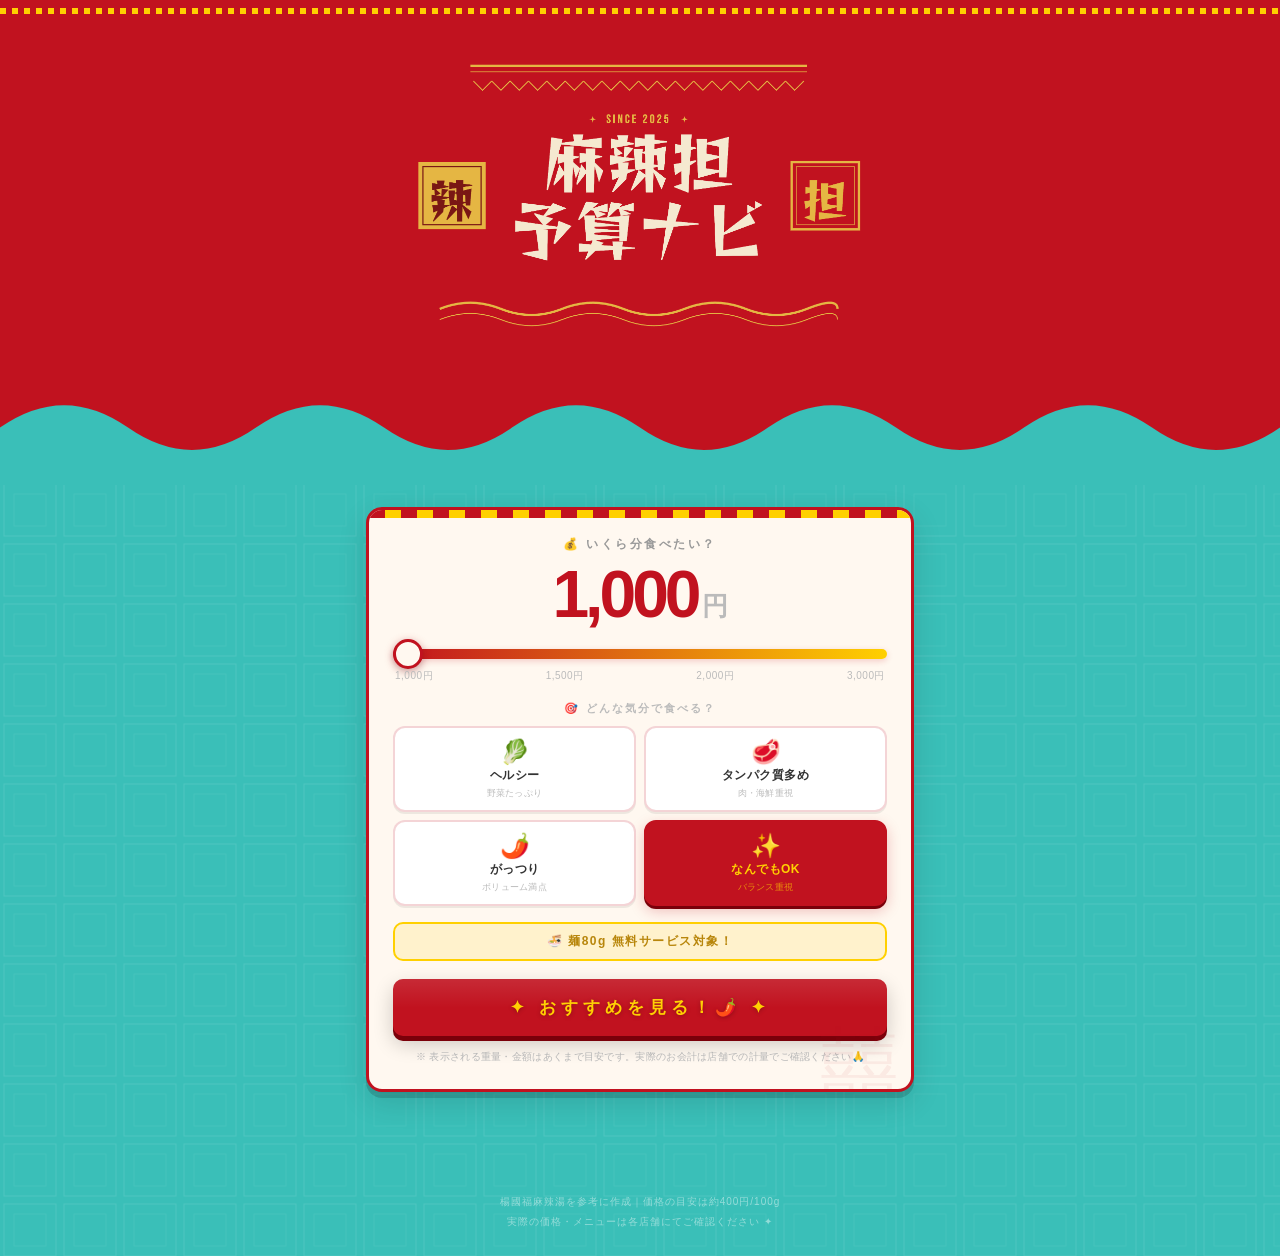
<file: index.html>
<!DOCTYPE html>
<html lang="ja">
<head>
<meta charset="UTF-8">
<meta name="viewport" content="width=device-width, initial-scale=1.0">
<title>麻辣担 予算ナビ</title>
<link rel="icon" href="data:image/svg+xml,<svg xmlns='http://www.w3.org/2000/svg' viewBox='0 0 100 100'><text y='.9em' font-size='90'>🌶️</text></svg>">
<link rel="stylesheet" href="Malatang_budget_navi.css">

<!-- Google tag (gtag.js) -->
<script async src="https://www.googletagmanager.com/gtag/js?id=G-S8TKV8Q426"></script>
<script>
  window.dataLayer = window.dataLayer || [];
  function gtag(){dataLayer.push(arguments);}
  gtag('js', new Date());

  gtag('config', 'G-S8TKV8Q426');
</script>
</head>
<body>

<!-- ========== HEADER ========== -->
<header class="header">
  <div class="header-inner">
    <img src="malatang-v5-banner.png" class="main-banner" alt="麻辣担予算ナビ">
  </div>
  <!-- Cloud wave -->
  <svg class="cloud-wave" viewBox="0 0 400 36" xmlns="http://www.w3.org/2000/svg" preserveAspectRatio="none">
    <path d="M0,36 L0,18 Q20,4 40,18 Q60,32 80,18 Q100,4 120,18 Q140,32 160,18 Q180,4 200,18 Q220,32 240,18 Q260,4 280,18 Q300,32 320,18 Q340,4 360,18 Q380,32 400,18 L400,36 Z" fill="#3ABFB8"/>
  </svg>
</header>

<!-- ========== MAIN ========== -->
<main class="main">

  <!-- BUDGET CARD -->
  <div class="budget-card">
    <div class="budget-label">💰 いくら分食べたい？</div>
    <div class="budget-display">
      <span class="budget-number" id="budgetNum">1,000</span><span class="budget-yen">円</span>
    </div>
    <input type="range" id="budgetSlider" min="1000" max="3000" step="50" value="1000">
    <div class="range-labels">
      <span>1,000円</span>
      <span>1,500円</span>
      <span>2,000円</span>
      <span>3,000円</span>
    </div>
    <!-- 嗜好選択 -->
    <div class="pref-section">
      <div class="pref-label">🎯 どんな気分で食べる？</div>
      <div class="pref-grid" id="prefGrid">
        <button class="pref-btn" data-pref="healthy" onclick="selectPref(this)">
          <span class="pref-icon">🥬</span>
          <span class="pref-text">ヘルシー</span>
          <span class="pref-sub">野菜たっぷり</span>
        </button>
        <button class="pref-btn" data-pref="protein" onclick="selectPref(this)">
          <span class="pref-icon">🥩</span>
          <span class="pref-text">タンパク質多め</span>
          <span class="pref-sub">肉・海鮮重視</span>
        </button>
        <button class="pref-btn" data-pref="hearty" onclick="selectPref(this)">
          <span class="pref-icon">🌶️</span>
          <span class="pref-text">がっつり</span>
          <span class="pref-sub">ボリューム満点</span>
        </button>
        <button class="pref-btn active" data-pref="any" onclick="selectPref(this)">
          <span class="pref-icon">✨</span>
          <span class="pref-text">なんでもOK</span>
          <span class="pref-sub">バランス重視</span>
        </button>
      </div>
    </div>

    <div class="noodle-hint" id="noodleHint">🍜 麺80g 無料サービス対象！</div>
    <button class="submit-btn" onclick="showRecommendation()">✦ おすすめを見る！🌶️ ✦</button>
    <p class="disclaimer">※ 表示される重量・金額はあくまで目安です。実際のお会計は店舗での計量でご確認ください🙏</p>
  </div>

  <!-- RESULTS -->
  <div class="results" id="results"></div>

</main>

<!-- FOOTER -->
<footer class="footer">
  楊國福麻辣湯を参考に作成｜価格の目安は約400円/100g<br>
  実際の価格・メニューは各店舗にてご確認ください ✦
</footer>

<script src="Malatang_budget_navi.js"></script>
</body>
</html>
</file>
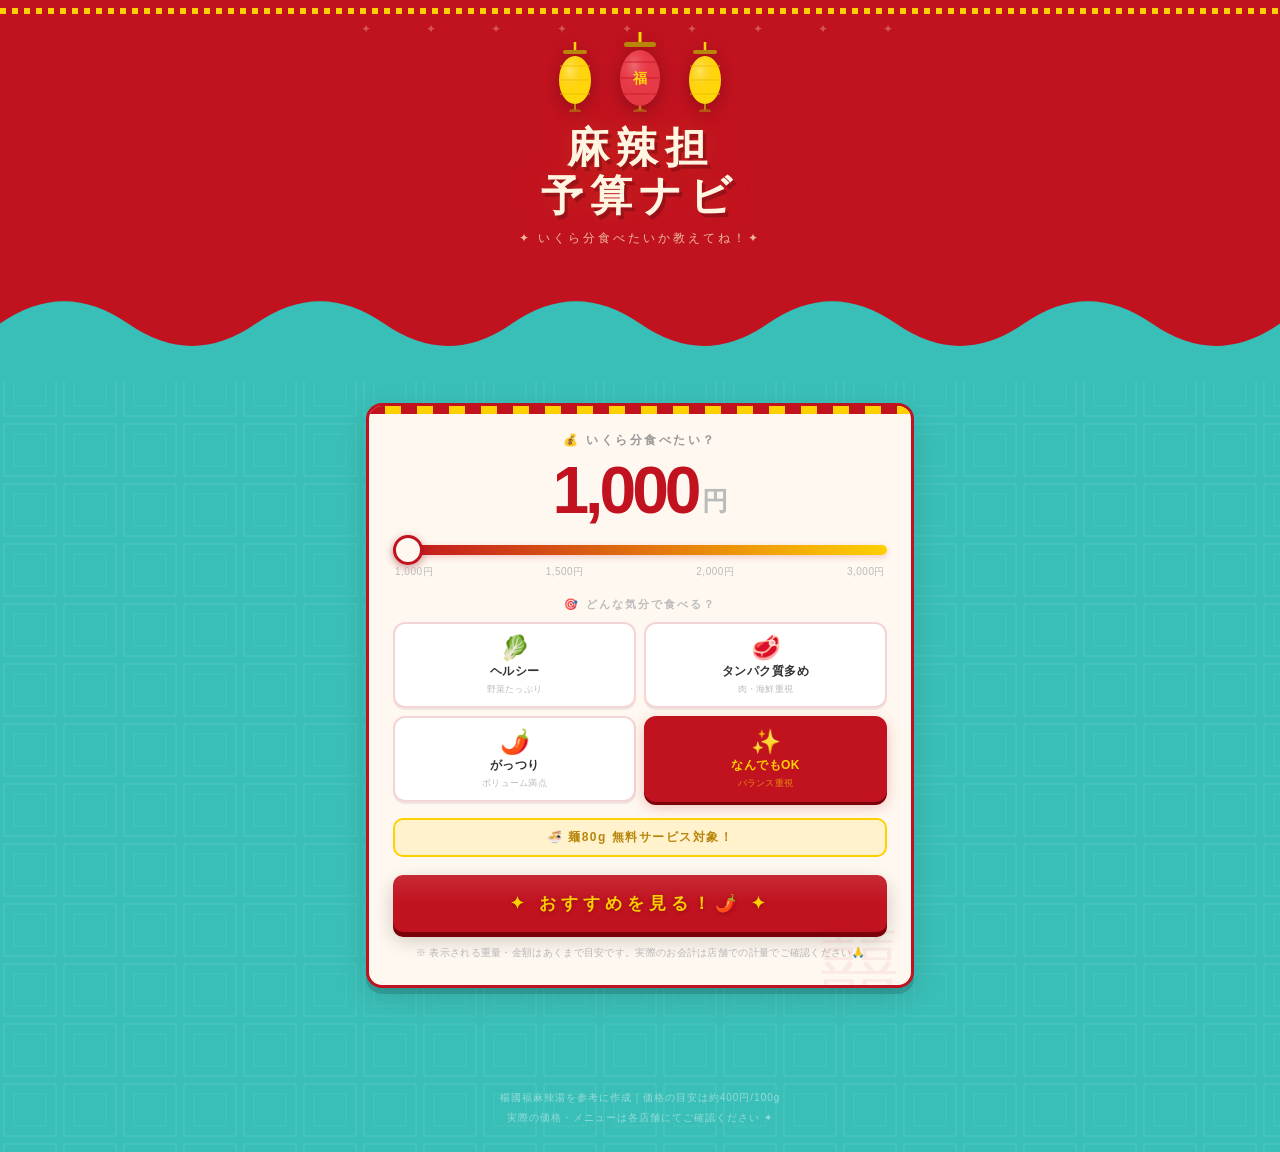
<file: Malatang_budget_navi.html>
<!DOCTYPE html>
<html lang="ja">
<head>
<meta charset="UTF-8">
<meta name="viewport" content="width=device-width, initial-scale=1.0">
<title>🌶️ 麻辣担 予算ナビ</title>
<link rel="stylesheet" href="Malatang_budget_navi.css">
</head>
<body>

<!-- ========== HEADER ========== -->
<header class="header">
  <div class="header-stars">✦ ✦ ✦ ✦ ✦ ✦ ✦ ✦ ✦</div>
  <div class="header-inner">
    <!-- Lanterns -->
    <div class="lanterns-row">
      <!-- Lantern Left Big -->
      <svg width="42" height="70" viewBox="0 0 42 70" xmlns="http://www.w3.org/2000/svg">
        <line x1="21" y1="0" x2="21" y2="8" stroke="#FFD60A" stroke-width="2.5"/>
        <rect x="9" y="8" width="24" height="4" rx="2" fill="#B8860B"/>
        <ellipse cx="21" cy="38" rx="16" ry="24" fill="#FFD60A"/>
        <ellipse cx="21" cy="38" rx="16" ry="24" fill="url(#lg1)" opacity="0.7"/>
        <line x1="6" y1="24" x2="36" y2="24" stroke="#E6B800" stroke-width="1.5" opacity="0.5"/>
        <line x1="6" y1="38" x2="36" y2="38" stroke="#E6B800" stroke-width="1.5" opacity="0.5"/>
        <line x1="6" y1="52" x2="36" y2="52" stroke="#E6B800" stroke-width="1.5" opacity="0.5"/>
        <line x1="21" y1="62" x2="21" y2="68" stroke="#B8860B" stroke-width="2"/>
        <ellipse cx="21" cy="69" rx="6" ry="2" fill="#B8860B" opacity="0.6"/>
        <defs>
          <radialGradient id="lg1" cx="35%" cy="30%">
            <stop offset="0%" stop-color="white" stop-opacity="0.5"/>
            <stop offset="100%" stop-color="orange" stop-opacity="0"/>
          </radialGradient>
        </defs>
      </svg>
      <!-- Lantern Center (Red) -->
      <svg width="52" height="80" viewBox="0 0 52 80" xmlns="http://www.w3.org/2000/svg">
        <line x1="26" y1="0" x2="26" y2="10" stroke="#FFD60A" stroke-width="3"/>
        <rect x="10" y="10" width="32" height="5" rx="2.5" fill="#B8860B"/>
        <ellipse cx="26" cy="46" rx="20" ry="28" fill="#E63946"/>
        <ellipse cx="26" cy="46" rx="20" ry="28" fill="url(#lg2)" opacity="0.6"/>
        <line x1="7" y1="30" x2="45" y2="30" stroke="#C1121F" stroke-width="1.5" opacity="0.5"/>
        <line x1="7" y1="46" x2="45" y2="46" stroke="#C1121F" stroke-width="1.5" opacity="0.5"/>
        <line x1="7" y1="62" x2="45" y2="62" stroke="#C1121F" stroke-width="1.5" opacity="0.5"/>
        <text x="26" y="51" text-anchor="middle" font-size="14" fill="#FFD60A" font-weight="bold">福</text>
        <line x1="26" y1="74" x2="26" y2="78" stroke="#B8860B" stroke-width="2.5"/>
        <ellipse cx="26" cy="79" rx="7" ry="2.2" fill="#B8860B" opacity="0.55"/>
        <defs>
          <radialGradient id="lg2" cx="35%" cy="28%">
            <stop offset="0%" stop-color="white" stop-opacity="0.4"/>
            <stop offset="100%" stop-color="red" stop-opacity="0"/>
          </radialGradient>
        </defs>
      </svg>
      <!-- Lantern Right -->
      <svg width="42" height="70" viewBox="0 0 42 70" xmlns="http://www.w3.org/2000/svg">
        <line x1="21" y1="0" x2="21" y2="8" stroke="#FFD60A" stroke-width="2.5"/>
        <rect x="9" y="8" width="24" height="4" rx="2" fill="#B8860B"/>
        <ellipse cx="21" cy="38" rx="16" ry="24" fill="#FFD60A"/>
        <ellipse cx="21" cy="38" rx="16" ry="24" fill="url(#lg3)" opacity="0.7"/>
        <line x1="6" y1="24" x2="36" y2="24" stroke="#E6B800" stroke-width="1.5" opacity="0.5"/>
        <line x1="6" y1="38" x2="36" y2="38" stroke="#E6B800" stroke-width="1.5" opacity="0.5"/>
        <line x1="6" y1="52" x2="36" y2="52" stroke="#E6B800" stroke-width="1.5" opacity="0.5"/>
        <line x1="21" y1="62" x2="21" y2="68" stroke="#B8860B" stroke-width="2"/>
        <ellipse cx="21" cy="69" rx="6" ry="2" fill="#B8860B" opacity="0.6"/>
        <defs>
          <radialGradient id="lg3" cx="35%" cy="30%">
            <stop offset="0%" stop-color="white" stop-opacity="0.5"/>
            <stop offset="100%" stop-color="orange" stop-opacity="0"/>
          </radialGradient>
        </defs>
      </svg>
    </div>

    <div class="header-title">麻辣担<br>予算ナビ</div>
    <div class="header-subtitle">✦ いくら分食べたいか教えてね！✦</div>
  </div>

  <!-- Cloud wave -->
  <svg class="cloud-wave" viewBox="0 0 400 36" xmlns="http://www.w3.org/2000/svg" preserveAspectRatio="none">
    <path d="M0,36 L0,18 Q20,4 40,18 Q60,32 80,18 Q100,4 120,18 Q140,32 160,18 Q180,4 200,18 Q220,32 240,18 Q260,4 280,18 Q300,32 320,18 Q340,4 360,18 Q380,32 400,18 L400,36 Z" fill="#3ABFB8"/>
  </svg>
</header>

<!-- ========== MAIN ========== -->
<main class="main">

  <!-- BUDGET CARD -->
  <div class="budget-card">
    <div class="budget-label">💰 いくら分食べたい？</div>
    <div class="budget-display">
      <span class="budget-number" id="budgetNum">1,000</span><span class="budget-yen">円</span>
    </div>
    <input type="range" id="budgetSlider" min="1000" max="3000" step="50" value="1000">
    <div class="range-labels">
      <span>1,000円</span>
      <span>1,500円</span>
      <span>2,000円</span>
      <span>3,000円</span>
    </div>
    <!-- 嗜好選択 -->
    <div class="pref-section">
      <div class="pref-label">🎯 どんな気分で食べる？</div>
      <div class="pref-grid" id="prefGrid">
        <button class="pref-btn" data-pref="healthy" onclick="selectPref(this)">
          <span class="pref-icon">🥬</span>
          <span class="pref-text">ヘルシー</span>
          <span class="pref-sub">野菜たっぷり</span>
        </button>
        <button class="pref-btn" data-pref="protein" onclick="selectPref(this)">
          <span class="pref-icon">🥩</span>
          <span class="pref-text">タンパク質多め</span>
          <span class="pref-sub">肉・海鮮重視</span>
        </button>
        <button class="pref-btn" data-pref="hearty" onclick="selectPref(this)">
          <span class="pref-icon">🌶️</span>
          <span class="pref-text">がっつり</span>
          <span class="pref-sub">ボリューム満点</span>
        </button>
        <button class="pref-btn active" data-pref="any" onclick="selectPref(this)">
          <span class="pref-icon">✨</span>
          <span class="pref-text">なんでもOK</span>
          <span class="pref-sub">バランス重視</span>
        </button>
      </div>
    </div>

    <div class="noodle-hint" id="noodleHint">🍜 麺80g 無料サービス対象！</div>
    <button class="submit-btn" onclick="showRecommendation()">✦ おすすめを見る！🌶️ ✦</button>
    <p class="disclaimer">※ 表示される重量・金額はあくまで目安です。実際のお会計は店舗での計量でご確認ください🙏</p>
  </div>

  <!-- RESULTS -->
  <div class="results" id="results"></div>

</main>

<!-- FOOTER -->
<footer class="footer">
  楊國福麻辣湯を参考に作成｜価格の目安は約400円/100g<br>
  実際の価格・メニューは各店舗にてご確認ください ✦
</footer>

<script src="Malatang_budget_navi.js"></script>
</body>
</html>
</file>
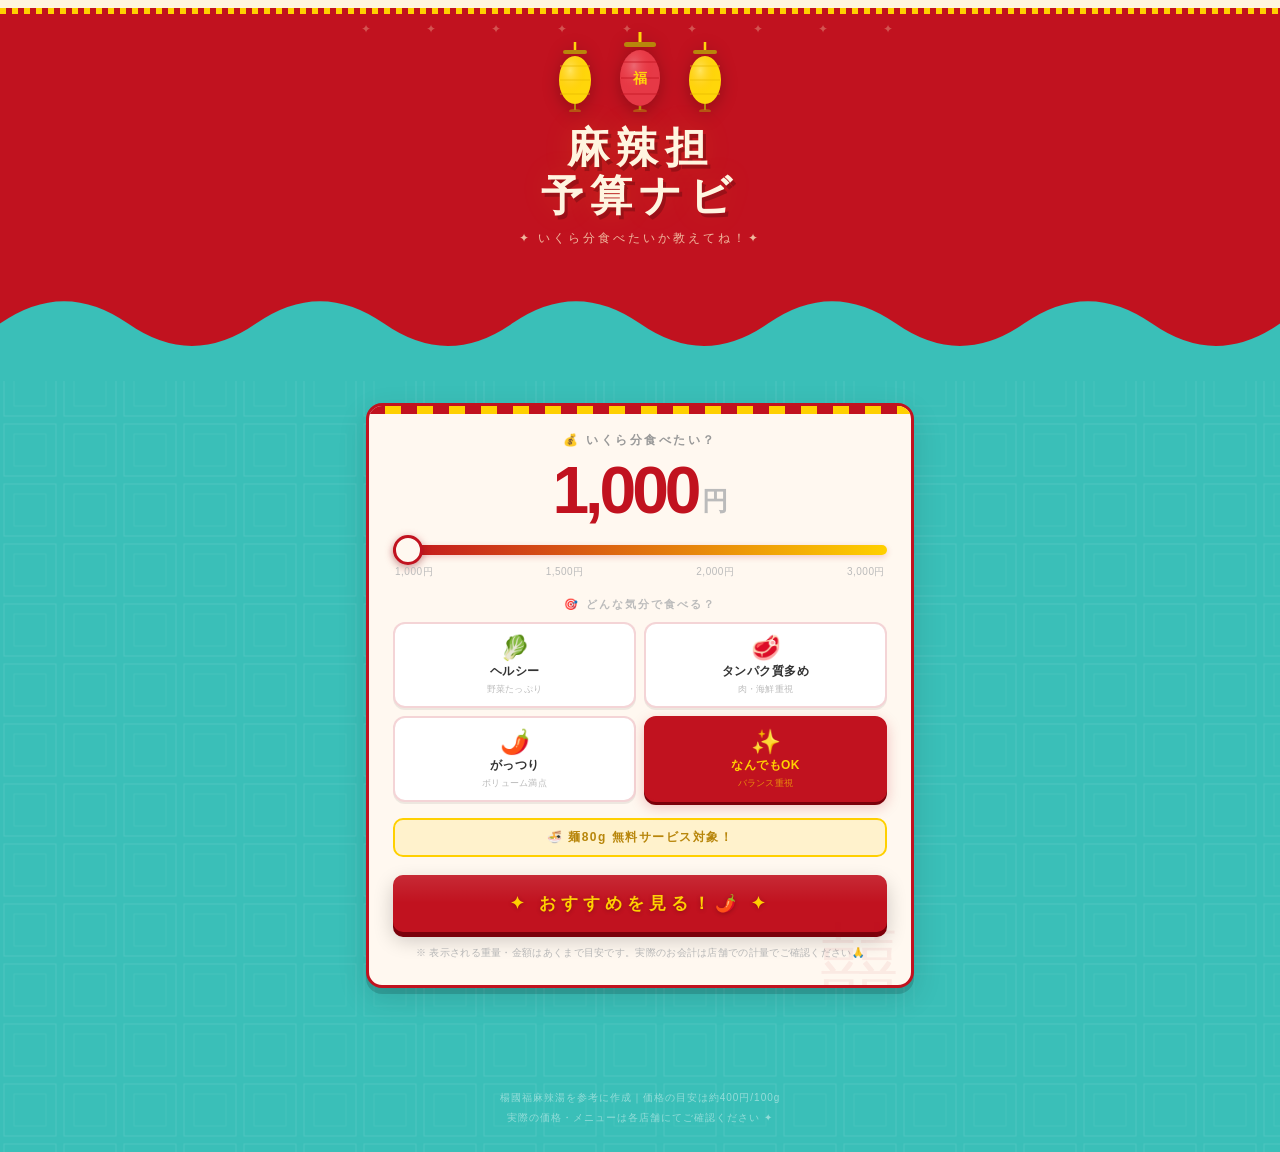
<file: maratan_budget_navi.html>
<!DOCTYPE html>
<html lang="ja">
<head>
<meta charset="UTF-8">
<meta name="viewport" content="width=device-width, initial-scale=1.0">
<title>🌶️ 麻辣担 予算ナビ</title>
<link rel="stylesheet" href="maratan_budget_navi.css">
</head>
<body>

<!-- ========== HEADER ========== -->
<header class="header">
  <div class="header-stars">✦ ✦ ✦ ✦ ✦ ✦ ✦ ✦ ✦</div>
  <div class="header-inner">
    <!-- Lanterns -->
    <div class="lanterns-row">
      <!-- Lantern Left Big -->
      <svg width="42" height="70" viewBox="0 0 42 70" xmlns="http://www.w3.org/2000/svg">
        <line x1="21" y1="0" x2="21" y2="8" stroke="#FFD60A" stroke-width="2.5"/>
        <rect x="9" y="8" width="24" height="4" rx="2" fill="#B8860B"/>
        <ellipse cx="21" cy="38" rx="16" ry="24" fill="#FFD60A"/>
        <ellipse cx="21" cy="38" rx="16" ry="24" fill="url(#lg1)" opacity="0.7"/>
        <line x1="6" y1="24" x2="36" y2="24" stroke="#E6B800" stroke-width="1.5" opacity="0.5"/>
        <line x1="6" y1="38" x2="36" y2="38" stroke="#E6B800" stroke-width="1.5" opacity="0.5"/>
        <line x1="6" y1="52" x2="36" y2="52" stroke="#E6B800" stroke-width="1.5" opacity="0.5"/>
        <line x1="21" y1="62" x2="21" y2="68" stroke="#B8860B" stroke-width="2"/>
        <ellipse cx="21" cy="69" rx="6" ry="2" fill="#B8860B" opacity="0.6"/>
        <defs>
          <radialGradient id="lg1" cx="35%" cy="30%">
            <stop offset="0%" stop-color="white" stop-opacity="0.5"/>
            <stop offset="100%" stop-color="orange" stop-opacity="0"/>
          </radialGradient>
        </defs>
      </svg>
      <!-- Lantern Center (Red) -->
      <svg width="52" height="80" viewBox="0 0 52 80" xmlns="http://www.w3.org/2000/svg">
        <line x1="26" y1="0" x2="26" y2="10" stroke="#FFD60A" stroke-width="3"/>
        <rect x="10" y="10" width="32" height="5" rx="2.5" fill="#B8860B"/>
        <ellipse cx="26" cy="46" rx="20" ry="28" fill="#E63946"/>
        <ellipse cx="26" cy="46" rx="20" ry="28" fill="url(#lg2)" opacity="0.6"/>
        <line x1="7" y1="30" x2="45" y2="30" stroke="#C1121F" stroke-width="1.5" opacity="0.5"/>
        <line x1="7" y1="46" x2="45" y2="46" stroke="#C1121F" stroke-width="1.5" opacity="0.5"/>
        <line x1="7" y1="62" x2="45" y2="62" stroke="#C1121F" stroke-width="1.5" opacity="0.5"/>
        <text x="26" y="51" text-anchor="middle" font-size="14" fill="#FFD60A" font-weight="bold">福</text>
        <line x1="26" y1="74" x2="26" y2="78" stroke="#B8860B" stroke-width="2.5"/>
        <ellipse cx="26" cy="79" rx="7" ry="2.2" fill="#B8860B" opacity="0.55"/>
        <defs>
          <radialGradient id="lg2" cx="35%" cy="28%">
            <stop offset="0%" stop-color="white" stop-opacity="0.4"/>
            <stop offset="100%" stop-color="red" stop-opacity="0"/>
          </radialGradient>
        </defs>
      </svg>
      <!-- Lantern Right -->
      <svg width="42" height="70" viewBox="0 0 42 70" xmlns="http://www.w3.org/2000/svg">
        <line x1="21" y1="0" x2="21" y2="8" stroke="#FFD60A" stroke-width="2.5"/>
        <rect x="9" y="8" width="24" height="4" rx="2" fill="#B8860B"/>
        <ellipse cx="21" cy="38" rx="16" ry="24" fill="#FFD60A"/>
        <ellipse cx="21" cy="38" rx="16" ry="24" fill="url(#lg3)" opacity="0.7"/>
        <line x1="6" y1="24" x2="36" y2="24" stroke="#E6B800" stroke-width="1.5" opacity="0.5"/>
        <line x1="6" y1="38" x2="36" y2="38" stroke="#E6B800" stroke-width="1.5" opacity="0.5"/>
        <line x1="6" y1="52" x2="36" y2="52" stroke="#E6B800" stroke-width="1.5" opacity="0.5"/>
        <line x1="21" y1="62" x2="21" y2="68" stroke="#B8860B" stroke-width="2"/>
        <ellipse cx="21" cy="69" rx="6" ry="2" fill="#B8860B" opacity="0.6"/>
        <defs>
          <radialGradient id="lg3" cx="35%" cy="30%">
            <stop offset="0%" stop-color="white" stop-opacity="0.5"/>
            <stop offset="100%" stop-color="orange" stop-opacity="0"/>
          </radialGradient>
        </defs>
      </svg>
    </div>

    <div class="header-title">麻辣担<br>予算ナビ</div>
    <div class="header-subtitle">✦ いくら分食べたいか教えてね！✦</div>
  </div>

  <!-- Cloud wave -->
  <svg class="cloud-wave" viewBox="0 0 400 36" xmlns="http://www.w3.org/2000/svg" preserveAspectRatio="none">
    <path d="M0,36 L0,18 Q20,4 40,18 Q60,32 80,18 Q100,4 120,18 Q140,32 160,18 Q180,4 200,18 Q220,32 240,18 Q260,4 280,18 Q300,32 320,18 Q340,4 360,18 Q380,32 400,18 L400,36 Z" fill="#3ABFB8"/>
  </svg>
</header>

<!-- ========== MAIN ========== -->
<main class="main">

  <!-- BUDGET CARD -->
  <div class="budget-card">
    <div class="budget-label">💰 いくら分食べたい？</div>
    <div class="budget-display">
      <span class="budget-number" id="budgetNum">1,000</span><span class="budget-yen">円</span>
    </div>
    <input type="range" id="budgetSlider" min="1000" max="3000" step="50" value="1000">
    <div class="range-labels">
      <span>1,000円</span>
      <span>1,500円</span>
      <span>2,000円</span>
      <span>3,000円</span>
    </div>
    <!-- 嗜好選択 -->
    <div class="pref-section">
      <div class="pref-label">🎯 どんな気分で食べる？</div>
      <div class="pref-grid" id="prefGrid">
        <button class="pref-btn" data-pref="healthy" onclick="selectPref(this)">
          <span class="pref-icon">🥬</span>
          <span class="pref-text">ヘルシー</span>
          <span class="pref-sub">野菜たっぷり</span>
        </button>
        <button class="pref-btn" data-pref="protein" onclick="selectPref(this)">
          <span class="pref-icon">🥩</span>
          <span class="pref-text">タンパク質多め</span>
          <span class="pref-sub">肉・海鮮重視</span>
        </button>
        <button class="pref-btn" data-pref="hearty" onclick="selectPref(this)">
          <span class="pref-icon">🌶️</span>
          <span class="pref-text">がっつり</span>
          <span class="pref-sub">ボリューム満点</span>
        </button>
        <button class="pref-btn active" data-pref="any" onclick="selectPref(this)">
          <span class="pref-icon">✨</span>
          <span class="pref-text">なんでもOK</span>
          <span class="pref-sub">バランス重視</span>
        </button>
      </div>
    </div>

    <div class="noodle-hint" id="noodleHint">🍜 麺80g 無料サービス対象！</div>
    <button class="submit-btn" onclick="showRecommendation()">✦ おすすめを見る！🌶️ ✦</button>
    <p class="disclaimer">※ 表示される重量・金額はあくまで目安です。実際のお会計は店舗での計量でご確認ください🙏</p>
  </div>

  <!-- RESULTS -->
  <div class="results" id="results"></div>

</main>

<!-- FOOTER -->
<footer class="footer">
  楊國福麻辣湯を参考に作成｜価格の目安は約400円/100g<br>
  実際の価格・メニューは各店舗にてご確認ください ✦
</footer>

<script src="maratan_budget_navi.js"></script>
</body>
</html>
</file>
<file: Malatang_budget_navi.css>
/* ============================================================
   麻辣担 予算ナビ — ネオ中華 BRIGHT THEME
   参考：NEO町中華・中国春節ポスター・レトロモダン中華
   ============================================================ */

* { box-sizing: border-box; margin: 0; padding: 0; }

body {
  background-color: #3ABFB8;
  /* 微細な中華格子模様 */
  background-image: url("data:image/svg+xml,%3Csvg width='60' height='60' viewBox='0 0 60 60' xmlns='http://www.w3.org/2000/svg'%3E%3Crect x='4' y='4' width='52' height='52' fill='none' stroke='%23FFFFFF' stroke-opacity='0.1' stroke-width='1'/%3E%3Crect x='14' y='14' width='32' height='32' fill='none' stroke='%23FFFFFF' stroke-opacity='0.07' stroke-width='0.8'/%3E%3C/svg%3E");
  color: #1A1A1A;
  font-family: 'Hiragino Maru Gothic Pro', 'YuRound', 'Arial Rounded MT Bold', sans-serif;
  min-height: 100vh;
  overflow-x: hidden;
}

/* ===== HEADER ===== */
.header {
  background: #C1121F;
  text-align: center;
  position: relative;
  overflow: hidden;
}


/* 回字模様ボーダー */
.header::after {
  content: '';
  position: absolute;
  top: 8px; left: 0; right: 0;
  height: 6px;
  background: repeating-linear-gradient(
    90deg,
    #FFD000 0px, #FFD000 6px,
    #C1121F 6px, #C1121F 12px
  );
}

.header-stars {
  position: absolute;
  top: 22px; left: 0; right: 0;
  font-size: 12px;
  letter-spacing: 26px;
  color: rgba(255, 240, 200, 0.3);
  pointer-events: none;
  z-index: 1;
}

.header-inner {
  padding: 32px 0 20px;
  position: relative;
  z-index: 2;
}

.header-inner img {
  width: 100%;
  height: auto;
  display: block;
}

.lanterns-row {
  display: flex;
  justify-content: center;
  align-items: flex-end;
  gap: 18px;
  margin-bottom: 12px;
  filter: drop-shadow(0 4px 8px rgba(0,0,0,0.25));
}

.header-title {
  font-size: 42px;
  font-weight: 900;
  color: #FFF5E0;
  text-shadow:
    3px 4px 0 rgba(0,0,0,0.2),
    0 0 30px rgba(255,200,0,0.15);
  letter-spacing: 7px;
  line-height: 1.15;
}

.header-subtitle {
  color: rgba(255, 240, 200, 0.75);
  font-size: 12px;
  margin-top: 9px;
  letter-spacing: 3px;
}

/* クラウドウェーブ（ティール色に合わせる） */
.cloud-wave {
  display: block;
  width: 100%;
  margin-top: -1px;
}

/* ===== MAIN ===== */
.main {
  max-width: 580px;
  margin: 0 auto;
  padding: 22px 16px 48px;
}

.main-banner {
  max-width: 580px;
  margin: 0 auto;
  padding: 22px 16px;
}

/* ===== BUDGET CARD ===== */
.budget-card {
  background: #FFF8F0;
  border-radius: 16px;
  padding: 26px 24px 24px;
  box-shadow:
    0 6px 0 rgba(0,0,0,0.15),
    0 10px 30px rgba(0,0,0,0.12);
  border: 3px solid #C1121F;
  position: relative;
  overflow: hidden;
  margin-bottom: 20px;
}

/* 上部の回字ストライプ */
.budget-card::before {
  content: '';
  position: absolute;
  top: 0; left: 0; right: 0;
  height: 8px;
  background: repeating-linear-gradient(
    90deg,
    #C1121F 0px, #C1121F 16px,
    #FFD000 16px, #FFD000 32px
  );
}

/* 右下コーナーの装飾文字 */
.budget-card::after {
  content: '囍';
  position: absolute;
  bottom: -16px; right: 12px;
  font-size: 80px;
  color: rgba(193, 18, 31, 0.06);
  line-height: 1;
  pointer-events: none;
  user-select: none;
}

.budget-label {
  font-size: 12px;
  font-weight: 700;
  color: #999;
  text-align: center;
  margin-bottom: 8px;
  letter-spacing: 2.5px;
  text-transform: uppercase;
}

.budget-display {
  text-align: center;
  margin: 2px 0 8px;
  line-height: 1;
}

.budget-number {
  font-size: 66px;
  font-weight: 900;
  color: #C1121F;
  letter-spacing: -4px;
}

.budget-yen {
  font-size: 26px;
  color: #bbb;
  font-weight: 600;
  margin-left: 4px;
  vertical-align: bottom;
  line-height: 1.6;
}

/* ===== RANGE SLIDER ===== */
input[type="range"] {
  -webkit-appearance: none;
  width: 100%;
  height: 10px;
  border-radius: 5px;
  background: linear-gradient(90deg, #C1121F 0%, #FFD000 100%);
  outline: none;
  margin: 14px 0 10px;
  cursor: pointer;
  box-shadow: 0 2px 6px rgba(193,18,31,0.2);
}

input[type="range"]::-webkit-slider-thumb {
  -webkit-appearance: none;
  width: 30px; height: 30px;
  border-radius: 50%;
  background: #FFF8F0;
  border: 3px solid #C1121F;
  cursor: pointer;
  box-shadow: 0 2px 10px rgba(193,18,31,0.3), 0 3px 6px rgba(0,0,0,0.15);
  transition: transform 0.15s;
}

input[type="range"]::-webkit-slider-thumb:hover {
  transform: scale(1.15);
  box-shadow: 0 3px 14px rgba(193,18,31,0.45), 0 3px 8px rgba(0,0,0,0.15);
}

.range-labels {
  display: flex;
  justify-content: space-between;
  font-size: 10px;
  color: #bbb;
  margin-bottom: 18px;
  padding: 0 2px;
  letter-spacing: 0.5px;
}

/* ===== NOODLE HINT ===== */
.noodle-hint {
  background: rgba(255, 208, 0, 0.15);
  border: 2px solid #FFD000;
  border-radius: 10px;
  padding: 9px 14px;
  font-size: 12px;
  font-weight: 900;
  color: #B8860B;
  text-align: center;
  margin-bottom: 18px;
  letter-spacing: 1.5px;
}

/* ===== SUBMIT BUTTON ===== */
.submit-btn {
  display: block;
  width: 100%;
  padding: 17px;
  background: #C1121F;
  color: #FFD000;
  border: none;
  border-radius: 10px;
  font-size: 17px;
  font-weight: 900;
  cursor: pointer;
  letter-spacing: 5px;
  box-shadow:
    0 5px 0 #7A000A,
    0 8px 20px rgba(0,0,0,0.2);
  transition: all 0.15s;
  position: relative;
  overflow: hidden;
  text-shadow: 0 1px 4px rgba(0,0,0,0.25);
}

/* 光沢レイヤー */
.submit-btn::before {
  content: '';
  position: absolute;
  top: 0; left: 0; right: 0;
  height: 50%;
  background: linear-gradient(to bottom, rgba(255,255,255,0.1), transparent);
  pointer-events: none;
  border-radius: 10px 10px 0 0;
}

.submit-btn:hover {
  background: #D9151F;
  transform: translateY(-2px);
  box-shadow:
    0 7px 0 #7A000A,
    0 12px 26px rgba(0,0,0,0.22);
}

.submit-btn:active {
  transform: translateY(3px);
  box-shadow:
    0 2px 0 #7A000A,
    0 4px 10px rgba(0,0,0,0.18);
}

/* ===== RESULTS ===== */
.results { display: none; }

.results.show {
  display: block;
  animation: fadeInUp 0.4s ease;
}

@keyframes fadeInUp {
  from { opacity: 0; transform: translateY(18px); }
  to   { opacity: 1; transform: translateY(0); }
}

/* ===== SUMMARY BANNER ===== */
.summary-banner {
  background: #FFF8F0;
  border: 3px solid #C1121F;
  border-radius: 14px;
  padding: 20px 16px 18px;
  text-align: center;
  margin-bottom: 24px;
  position: relative;
  overflow: hidden;
  box-shadow: 0 4px 0 rgba(0,0,0,0.12);
}

/* 上下の回字ライン */
.summary-banner::before {
  content: '';
  position: absolute;
  top: 0; left: 0; right: 0;
  height: 5px;
  background: repeating-linear-gradient(
    90deg,
    #C1121F 0px, #C1121F 12px,
    #FFD000 12px, #FFD000 24px
  );
}

.noodle-badge {
  display: inline-flex;
  align-items: center;
  gap: 8px;
  background: #C1121F;
  color: #FFD000;
  border-radius: 8px;
  padding: 10px 22px;
  font-size: 14px;
  font-weight: 900;
  margin-bottom: 16px;
  letter-spacing: 2px;
  box-shadow: 0 3px 0 #7A000A, 0 5px 12px rgba(193,18,31,0.2);
  animation: badgeBounce 2.5s ease infinite;
}

@keyframes badgeBounce {
  0%, 100% { transform: translateY(0); }
  50%       { transform: translateY(-2px); }
}

.summary-stats {
  display: flex;
  justify-content: center;
  gap: 36px;
}

.stat-item { text-align: center; }

.stat-num {
  font-size: 30px;
  font-weight: 900;
  color: #C1121F;
}

.stat-label {
  font-size: 10px;
  color: #aaa;
  margin-top: 3px;
  letter-spacing: 1.5px;
}

/* ===== CATEGORY SECTION ===== */
.category-section { margin-bottom: 24px; }

.category-title {
  display: inline-flex;
  align-items: center;
  gap: 8px;
  font-size: 12px;
  font-weight: 900;
  color: #FFF8F0;
  background: #C1121F;
  border-radius: 6px;
  padding: 7px 18px;
  margin-bottom: 14px;
  letter-spacing: 3px;
  text-transform: uppercase;
  box-shadow: 0 3px 0 #7A000A, 0 5px 12px rgba(0,0,0,0.12);
}

/* ===== INGREDIENT GRID ===== */
.ingredient-grid {
  display: grid;
  grid-template-columns: repeat(2, 1fr);
  gap: 12px;
}

/* ===== INGREDIENT CARD ===== */
.ingredient-card {
  background: #FFF8F0;
  border-radius: 14px;
  padding: 16px 12px 14px;
  text-align: center;
  border: 2.5px solid rgba(255,255,255,0.6);
  border-color: var(--card-color, #C1121F);
  position: relative;
  overflow: hidden;
  transition: transform 0.2s cubic-bezier(.34,1.56,.64,1),
              box-shadow 0.2s;
  animation: cardIn 0.4s ease both;
  box-shadow:
    0 8px 0 rgba(0,0,0,0.1),
    0 12px 28px rgba(0,0,0,0.15);
}


@keyframes cardIn {
  0%   { opacity: 0; transform: translateY(12px) scale(0.92); }
  65%  { transform: translateY(-3px) scale(1.02); }
  100% { opacity: 1; transform: translateY(0) scale(1); }
}

.popular-badge {
  position: absolute;
  top: 8px; right: 8px;
  font-size: 12px;
  line-height: 1;
}

.ingredient-svg-wrap {
  width: 78px; height: 78px;
  margin: 0 auto 10px;
  display: flex;
  align-items: center;
  justify-content: center;
  filter: drop-shadow(0 2px 6px rgba(0,0,0,0.15));
}

.ingredient-svg-wrap svg { width: 100%; height: 100%; }

.ingredient-name {
  font-size: 15px;
  font-weight: 900;
  color: #1A1A1A;
  margin-bottom: 3px;
  letter-spacing: 0.5px;
}

.ingredient-texture {
  font-size: 10px;
  color: #bbb;
  margin-bottom: 10px;
  letter-spacing: 0.5px;
}

.ingredient-info {
  display: flex;
  justify-content: space-between;
  align-items: center;
  background: rgba(193,18,31,0.05);
  border: 1px solid rgba(193,18,31,0.12);
  border-radius: 7px;
  padding: 6px 10px;
}

.ingredient-weight {
  font-size: 11px;
  color: #aaa;
  font-weight: 600;
}

.ingredient-price {
  font-size: 13px;
  color: #C1121F;
  font-weight: 900;
}

/* ===== TIPS ===== */
.tips-card {
  background: #FFF8F0;
  border: 2.5px solid rgba(255,208,0,0.5);
  border-radius: 14px;
  padding: 20px 18px;
  margin-top: 8px;
  box-shadow: 0 4px 0 rgba(0,0,0,0.08), 0 6px 16px rgba(0,0,0,0.08);
}

.tips-title {
  font-size: 11px;
  font-weight: 900;
  color: #B8860B;
  text-align: center;
  margin-bottom: 14px;
  letter-spacing: 4px;
  text-transform: uppercase;
}

.tip-item {
  display: flex;
  gap: 10px;
  align-items: flex-start;
  margin-bottom: 10px;
  font-size: 12px;
  color: #666;
  line-height: 1.7;
}

/* ===== DISCLAIMER ===== */
.disclaimer {
  margin-top: 12px;
  font-size: 10px;
  color: #bbb;
  text-align: center;
  line-height: 1.7;
  letter-spacing: 0.3px;
}

/* ===== PREFERENCE BUTTONS ===== */
.pref-section {
  margin-bottom: 16px;
}

.pref-label {
  font-size: 11px;
  font-weight: 700;
  color: #bbb;
  letter-spacing: 2px;
  text-transform: uppercase;
  margin-bottom: 10px;
  text-align: center;
}

.pref-grid {
  display: grid;
  grid-template-columns: repeat(2, 1fr);
  gap: 8px;
}

.pref-btn {
  background: #FFFFFF;
  border: 2px solid rgba(193, 18, 31, 0.18);
  border-radius: 12px;
  padding: 12px 8px 10px;
  cursor: pointer;
  display: flex;
  flex-direction: column;
  align-items: center;
  gap: 3px;
  transition: all 0.16s cubic-bezier(.34,1.56,.64,1);
  font-family: inherit;
  position: relative;
  overflow: hidden;
  box-shadow: 0 2px 0 rgba(0,0,0,0.07);
}

.pref-btn::before {
  content: '';
  position: absolute;
  top: 0; left: 0; right: 0;
  height: 3px;
  background: #C1121F;
  opacity: 0;
  transition: opacity 0.15s;
}

.pref-btn:hover {
  border-color: #C1121F;
  transform: translateY(-2px);
  box-shadow: 0 5px 0 rgba(0,0,0,0.1), 0 6px 16px rgba(193,18,31,0.1);
}

.pref-btn:hover::before { opacity: 1; }

.pref-btn.active {
  background: #C1121F;
  border-color: #C1121F;
  transform: translateY(0);
  box-shadow: 0 3px 0 #7A000A, 0 5px 14px rgba(193,18,31,0.25);
}

.pref-btn.active::before { opacity: 0; }

.pref-icon {
  font-size: 24px;
  line-height: 1;
  display: block;
}

.pref-text {
  font-size: 12px;
  font-weight: 900;
  color: #333;
  letter-spacing: 0.5px;
  display: block;
  transition: color 0.15s;
}

.pref-sub {
  font-size: 9px;
  color: #bbb;
  letter-spacing: 0.3px;
  display: block;
  transition: color 0.15s;
}

.pref-btn.active .pref-text { color: #FFD000; }
.pref-btn.active .pref-sub  { color: rgba(255, 208, 0, 0.65); }

/* ===== FOOTER ===== */
.footer {
  text-align: center;
  padding: 24px 16px;
  color: rgba(255,255,255,0.45);
  font-size: 10px;
  line-height: 2;
  margin-top: 8px;
  letter-spacing: 1px;
}
</file>
<file: maratan_budget_navi.css>
/* ============================================================
   麻辣担 予算ナビ — ネオ中華 BRIGHT THEME
   参考：NEO町中華・中国春節ポスター・レトロモダン中華
   ============================================================ */

* { box-sizing: border-box; margin: 0; padding: 0; }

body {
  background-color: #3ABFB8;
  /* 微細な中華格子模様 */
  background-image: url("data:image/svg+xml,%3Csvg width='60' height='60' viewBox='0 0 60 60' xmlns='http://www.w3.org/2000/svg'%3E%3Crect x='4' y='4' width='52' height='52' fill='none' stroke='%23FFFFFF' stroke-opacity='0.1' stroke-width='1'/%3E%3Crect x='14' y='14' width='32' height='32' fill='none' stroke='%23FFFFFF' stroke-opacity='0.07' stroke-width='0.8'/%3E%3C/svg%3E");
  color: #1A1A1A;
  font-family: 'Hiragino Maru Gothic Pro', 'YuRound', 'Arial Rounded MT Bold', sans-serif;
  min-height: 100vh;
  overflow-x: hidden;
}

/* ===== HEADER ===== */
.header {
  background: #C1121F;
  text-align: center;
  position: relative;
  overflow: hidden;
}

/* 上部の帯（クリーム色） */
.header::before {
  content: '';
  position: absolute;
  top: 0; left: 0; right: 0;
  height: 8px;
  background: #FFF5E0;
}

/* 回字模様ボーダー */
.header::after {
  content: '';
  position: absolute;
  top: 8px; left: 0; right: 0;
  height: 6px;
  background: repeating-linear-gradient(
    90deg,
    #FFD000 0px, #FFD000 6px,
    #C1121F 6px, #C1121F 12px
  );
}

.header-stars {
  position: absolute;
  top: 22px; left: 0; right: 0;
  font-size: 12px;
  letter-spacing: 26px;
  color: rgba(255, 240, 200, 0.3);
  pointer-events: none;
  z-index: 1;
}

.header-inner {
  padding: 32px 20px 20px;
  position: relative;
  z-index: 2;
}

.lanterns-row {
  display: flex;
  justify-content: center;
  align-items: flex-end;
  gap: 18px;
  margin-bottom: 12px;
  filter: drop-shadow(0 4px 8px rgba(0,0,0,0.25));
}

.header-title {
  font-size: 42px;
  font-weight: 900;
  color: #FFF5E0;
  text-shadow:
    3px 4px 0 rgba(0,0,0,0.2),
    0 0 30px rgba(255,200,0,0.15);
  letter-spacing: 7px;
  line-height: 1.15;
}

.header-subtitle {
  color: rgba(255, 240, 200, 0.75);
  font-size: 12px;
  margin-top: 9px;
  letter-spacing: 3px;
}

/* クラウドウェーブ（ティール色に合わせる） */
.cloud-wave {
  display: block;
  width: 100%;
  margin-top: -1px;
}

/* ===== MAIN ===== */
.main {
  max-width: 580px;
  margin: 0 auto;
  padding: 22px 16px 48px;
}

/* ===== BUDGET CARD ===== */
.budget-card {
  background: #FFF8F0;
  border-radius: 16px;
  padding: 26px 24px 24px;
  box-shadow:
    0 6px 0 rgba(0,0,0,0.15),
    0 10px 30px rgba(0,0,0,0.12);
  border: 3px solid #C1121F;
  position: relative;
  overflow: hidden;
  margin-bottom: 20px;
}

/* 上部の回字ストライプ */
.budget-card::before {
  content: '';
  position: absolute;
  top: 0; left: 0; right: 0;
  height: 8px;
  background: repeating-linear-gradient(
    90deg,
    #C1121F 0px, #C1121F 16px,
    #FFD000 16px, #FFD000 32px
  );
}

/* 右下コーナーの装飾文字 */
.budget-card::after {
  content: '囍';
  position: absolute;
  bottom: -16px; right: 12px;
  font-size: 80px;
  color: rgba(193, 18, 31, 0.06);
  line-height: 1;
  pointer-events: none;
  user-select: none;
}

.budget-label {
  font-size: 12px;
  font-weight: 700;
  color: #999;
  text-align: center;
  margin-bottom: 8px;
  letter-spacing: 2.5px;
  text-transform: uppercase;
}

.budget-display {
  text-align: center;
  margin: 2px 0 8px;
  line-height: 1;
}

.budget-number {
  font-size: 66px;
  font-weight: 900;
  color: #C1121F;
  letter-spacing: -4px;
}

.budget-yen {
  font-size: 26px;
  color: #bbb;
  font-weight: 600;
  margin-left: 4px;
  vertical-align: bottom;
  line-height: 1.6;
}

/* ===== RANGE SLIDER ===== */
input[type="range"] {
  -webkit-appearance: none;
  width: 100%;
  height: 10px;
  border-radius: 5px;
  background: linear-gradient(90deg, #C1121F 0%, #FFD000 100%);
  outline: none;
  margin: 14px 0 10px;
  cursor: pointer;
  box-shadow: 0 2px 6px rgba(193,18,31,0.2);
}

input[type="range"]::-webkit-slider-thumb {
  -webkit-appearance: none;
  width: 30px; height: 30px;
  border-radius: 50%;
  background: #FFF8F0;
  border: 3px solid #C1121F;
  cursor: pointer;
  box-shadow: 0 2px 10px rgba(193,18,31,0.3), 0 3px 6px rgba(0,0,0,0.15);
  transition: transform 0.15s;
}

input[type="range"]::-webkit-slider-thumb:hover {
  transform: scale(1.15);
  box-shadow: 0 3px 14px rgba(193,18,31,0.45), 0 3px 8px rgba(0,0,0,0.15);
}

.range-labels {
  display: flex;
  justify-content: space-between;
  font-size: 10px;
  color: #bbb;
  margin-bottom: 18px;
  padding: 0 2px;
  letter-spacing: 0.5px;
}

/* ===== NOODLE HINT ===== */
.noodle-hint {
  background: rgba(255, 208, 0, 0.15);
  border: 2px solid #FFD000;
  border-radius: 10px;
  padding: 9px 14px;
  font-size: 12px;
  font-weight: 900;
  color: #B8860B;
  text-align: center;
  margin-bottom: 18px;
  letter-spacing: 1.5px;
}

/* ===== SUBMIT BUTTON ===== */
.submit-btn {
  display: block;
  width: 100%;
  padding: 17px;
  background: #C1121F;
  color: #FFD000;
  border: none;
  border-radius: 10px;
  font-size: 17px;
  font-weight: 900;
  cursor: pointer;
  letter-spacing: 5px;
  box-shadow:
    0 5px 0 #7A000A,
    0 8px 20px rgba(0,0,0,0.2);
  transition: all 0.15s;
  position: relative;
  overflow: hidden;
  text-shadow: 0 1px 4px rgba(0,0,0,0.25);
}

/* 光沢レイヤー */
.submit-btn::before {
  content: '';
  position: absolute;
  top: 0; left: 0; right: 0;
  height: 50%;
  background: linear-gradient(to bottom, rgba(255,255,255,0.1), transparent);
  pointer-events: none;
  border-radius: 10px 10px 0 0;
}

.submit-btn:hover {
  background: #D9151F;
  transform: translateY(-2px);
  box-shadow:
    0 7px 0 #7A000A,
    0 12px 26px rgba(0,0,0,0.22);
}

.submit-btn:active {
  transform: translateY(3px);
  box-shadow:
    0 2px 0 #7A000A,
    0 4px 10px rgba(0,0,0,0.18);
}

/* ===== RESULTS ===== */
.results { display: none; }

.results.show {
  display: block;
  animation: fadeInUp 0.4s ease;
}

@keyframes fadeInUp {
  from { opacity: 0; transform: translateY(18px); }
  to   { opacity: 1; transform: translateY(0); }
}

/* ===== SUMMARY BANNER ===== */
.summary-banner {
  background: #FFF8F0;
  border: 3px solid #C1121F;
  border-radius: 14px;
  padding: 20px 16px 18px;
  text-align: center;
  margin-bottom: 24px;
  position: relative;
  overflow: hidden;
  box-shadow: 0 4px 0 rgba(0,0,0,0.12);
}

/* 上下の回字ライン */
.summary-banner::before {
  content: '';
  position: absolute;
  top: 0; left: 0; right: 0;
  height: 5px;
  background: repeating-linear-gradient(
    90deg,
    #C1121F 0px, #C1121F 12px,
    #FFD000 12px, #FFD000 24px
  );
}

.noodle-badge {
  display: inline-flex;
  align-items: center;
  gap: 8px;
  background: #C1121F;
  color: #FFD000;
  border-radius: 8px;
  padding: 10px 22px;
  font-size: 14px;
  font-weight: 900;
  margin-bottom: 16px;
  letter-spacing: 2px;
  box-shadow: 0 3px 0 #7A000A, 0 5px 12px rgba(193,18,31,0.2);
  animation: badgeBounce 2.5s ease infinite;
}

@keyframes badgeBounce {
  0%, 100% { transform: translateY(0); }
  50%       { transform: translateY(-2px); }
}

.summary-stats {
  display: flex;
  justify-content: center;
  gap: 36px;
}

.stat-item { text-align: center; }

.stat-num {
  font-size: 30px;
  font-weight: 900;
  color: #C1121F;
}

.stat-label {
  font-size: 10px;
  color: #aaa;
  margin-top: 3px;
  letter-spacing: 1.5px;
}

/* ===== CATEGORY SECTION ===== */
.category-section { margin-bottom: 24px; }

.category-title {
  display: inline-flex;
  align-items: center;
  gap: 8px;
  font-size: 12px;
  font-weight: 900;
  color: #FFF8F0;
  background: #C1121F;
  border-radius: 6px;
  padding: 7px 18px;
  margin-bottom: 14px;
  letter-spacing: 3px;
  text-transform: uppercase;
  box-shadow: 0 3px 0 #7A000A, 0 5px 12px rgba(0,0,0,0.12);
}

/* ===== INGREDIENT GRID ===== */
.ingredient-grid {
  display: grid;
  grid-template-columns: repeat(2, 1fr);
  gap: 12px;
}

/* ===== INGREDIENT CARD ===== */
.ingredient-card {
  background: #FFF8F0;
  border-radius: 14px;
  padding: 16px 12px 14px;
  text-align: center;
  border: 2.5px solid rgba(255,255,255,0.6);
  border-color: var(--card-color, #C1121F);
  position: relative;
  overflow: hidden;
  transition: transform 0.2s cubic-bezier(.34,1.56,.64,1),
              box-shadow 0.2s;
  animation: cardIn 0.4s ease both;
  box-shadow:
    0 8px 0 rgba(0,0,0,0.1),
    0 12px 28px rgba(0,0,0,0.15);
}


@keyframes cardIn {
  0%   { opacity: 0; transform: translateY(12px) scale(0.92); }
  65%  { transform: translateY(-3px) scale(1.02); }
  100% { opacity: 1; transform: translateY(0) scale(1); }
}

.popular-badge {
  position: absolute;
  top: 8px; right: 8px;
  font-size: 12px;
  line-height: 1;
}

.ingredient-svg-wrap {
  width: 78px; height: 78px;
  margin: 0 auto 10px;
  display: flex;
  align-items: center;
  justify-content: center;
  filter: drop-shadow(0 2px 6px rgba(0,0,0,0.15));
}

.ingredient-svg-wrap svg { width: 100%; height: 100%; }

.ingredient-name {
  font-size: 15px;
  font-weight: 900;
  color: #1A1A1A;
  margin-bottom: 3px;
  letter-spacing: 0.5px;
}

.ingredient-texture {
  font-size: 10px;
  color: #bbb;
  margin-bottom: 10px;
  letter-spacing: 0.5px;
}

.ingredient-info {
  display: flex;
  justify-content: space-between;
  align-items: center;
  background: rgba(193,18,31,0.05);
  border: 1px solid rgba(193,18,31,0.12);
  border-radius: 7px;
  padding: 6px 10px;
}

.ingredient-weight {
  font-size: 11px;
  color: #aaa;
  font-weight: 600;
}

.ingredient-price {
  font-size: 13px;
  color: #C1121F;
  font-weight: 900;
}

/* ===== TIPS ===== */
.tips-card {
  background: #FFF8F0;
  border: 2.5px solid rgba(255,208,0,0.5);
  border-radius: 14px;
  padding: 20px 18px;
  margin-top: 8px;
  box-shadow: 0 4px 0 rgba(0,0,0,0.08), 0 6px 16px rgba(0,0,0,0.08);
}

.tips-title {
  font-size: 11px;
  font-weight: 900;
  color: #B8860B;
  text-align: center;
  margin-bottom: 14px;
  letter-spacing: 4px;
  text-transform: uppercase;
}

.tip-item {
  display: flex;
  gap: 10px;
  align-items: flex-start;
  margin-bottom: 10px;
  font-size: 12px;
  color: #666;
  line-height: 1.7;
}

/* ===== DISCLAIMER ===== */
.disclaimer {
  margin-top: 12px;
  font-size: 10px;
  color: #bbb;
  text-align: center;
  line-height: 1.7;
  letter-spacing: 0.3px;
}

/* ===== PREFERENCE BUTTONS ===== */
.pref-section {
  margin-bottom: 16px;
}

.pref-label {
  font-size: 11px;
  font-weight: 700;
  color: #bbb;
  letter-spacing: 2px;
  text-transform: uppercase;
  margin-bottom: 10px;
  text-align: center;
}

.pref-grid {
  display: grid;
  grid-template-columns: repeat(2, 1fr);
  gap: 8px;
}

.pref-btn {
  background: #FFFFFF;
  border: 2px solid rgba(193, 18, 31, 0.18);
  border-radius: 12px;
  padding: 12px 8px 10px;
  cursor: pointer;
  display: flex;
  flex-direction: column;
  align-items: center;
  gap: 3px;
  transition: all 0.16s cubic-bezier(.34,1.56,.64,1);
  font-family: inherit;
  position: relative;
  overflow: hidden;
  box-shadow: 0 2px 0 rgba(0,0,0,0.07);
}

.pref-btn::before {
  content: '';
  position: absolute;
  top: 0; left: 0; right: 0;
  height: 3px;
  background: #C1121F;
  opacity: 0;
  transition: opacity 0.15s;
}

.pref-btn:hover {
  border-color: #C1121F;
  transform: translateY(-2px);
  box-shadow: 0 5px 0 rgba(0,0,0,0.1), 0 6px 16px rgba(193,18,31,0.1);
}

.pref-btn:hover::before { opacity: 1; }

.pref-btn.active {
  background: #C1121F;
  border-color: #C1121F;
  transform: translateY(0);
  box-shadow: 0 3px 0 #7A000A, 0 5px 14px rgba(193,18,31,0.25);
}

.pref-btn.active::before { opacity: 0; }

.pref-icon {
  font-size: 24px;
  line-height: 1;
  display: block;
}

.pref-text {
  font-size: 12px;
  font-weight: 900;
  color: #333;
  letter-spacing: 0.5px;
  display: block;
  transition: color 0.15s;
}

.pref-sub {
  font-size: 9px;
  color: #bbb;
  letter-spacing: 0.3px;
  display: block;
  transition: color 0.15s;
}

.pref-btn.active .pref-text { color: #FFD000; }
.pref-btn.active .pref-sub  { color: rgba(255, 208, 0, 0.65); }

/* ===== FOOTER ===== */
.footer {
  text-align: center;
  padding: 24px 16px;
  color: rgba(255,255,255,0.45);
  font-size: 10px;
  line-height: 2;
  margin-top: 8px;
  letter-spacing: 1px;
}
</file>
